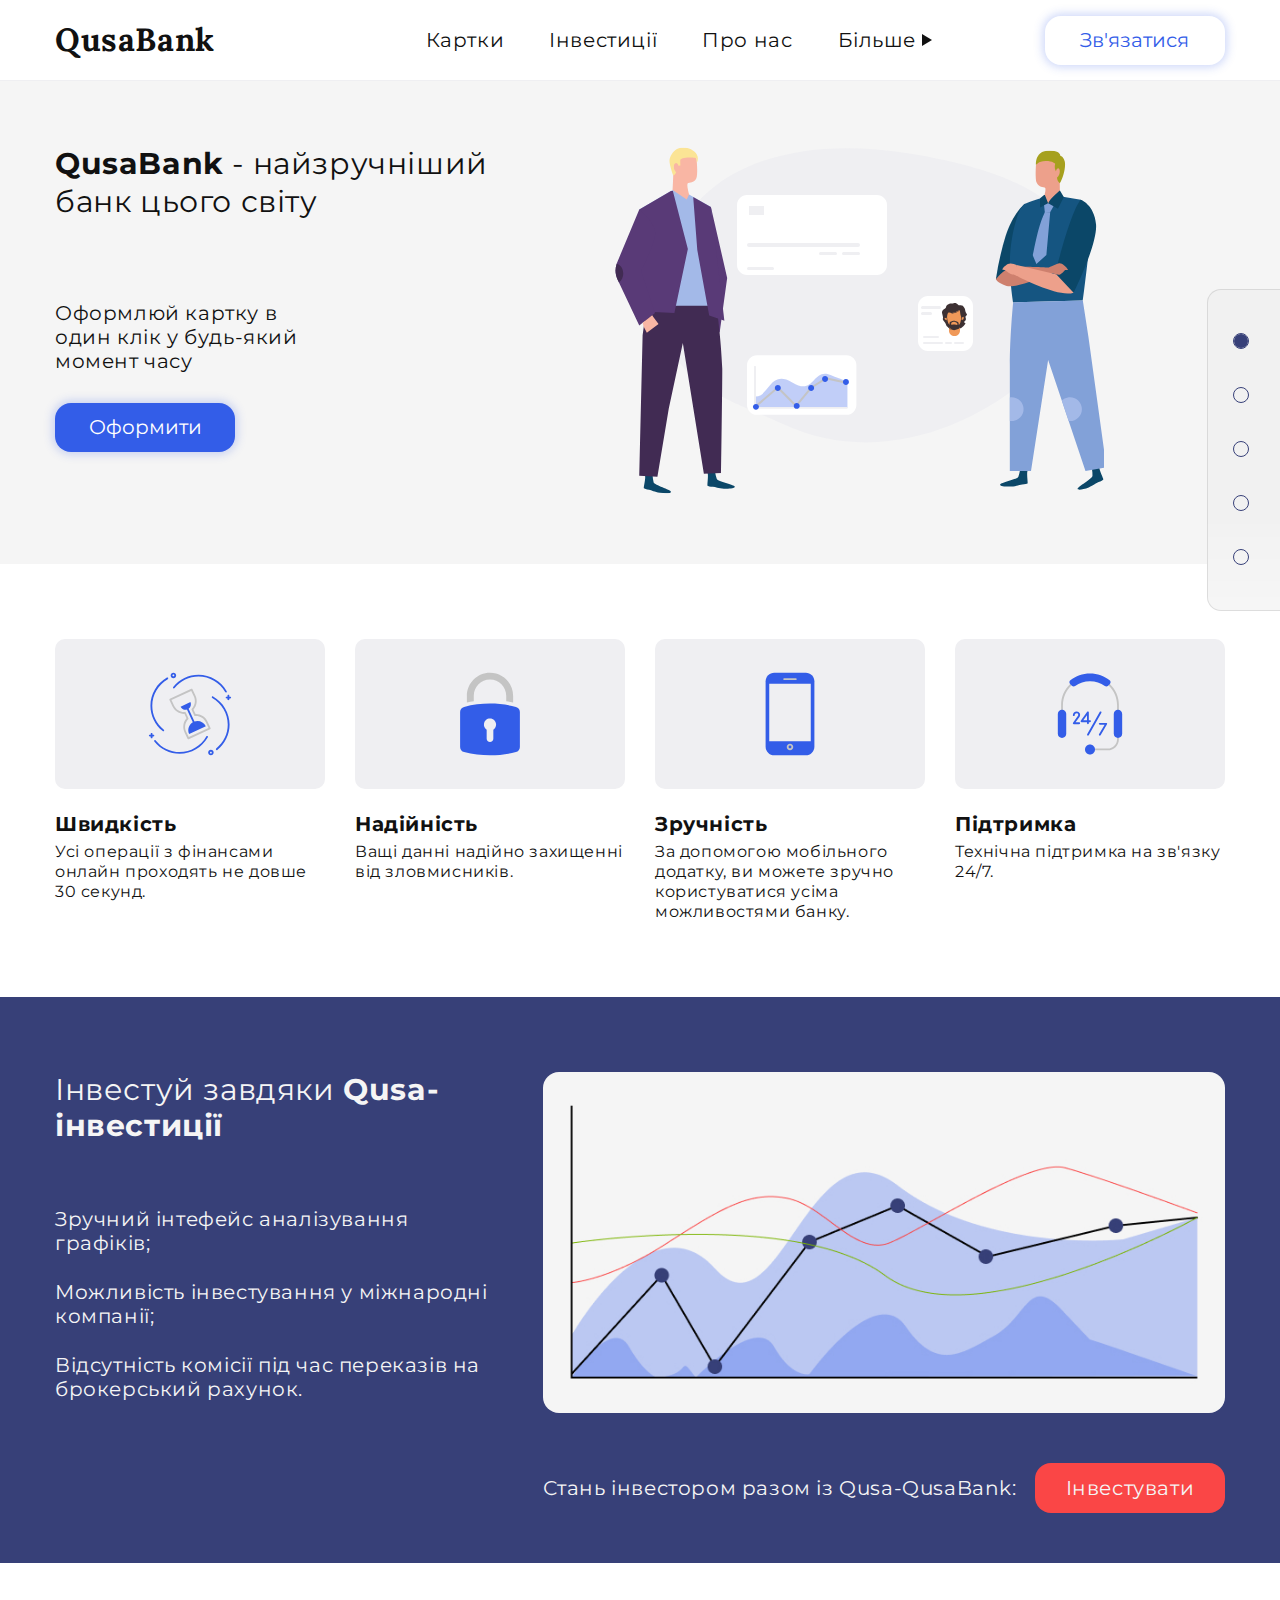
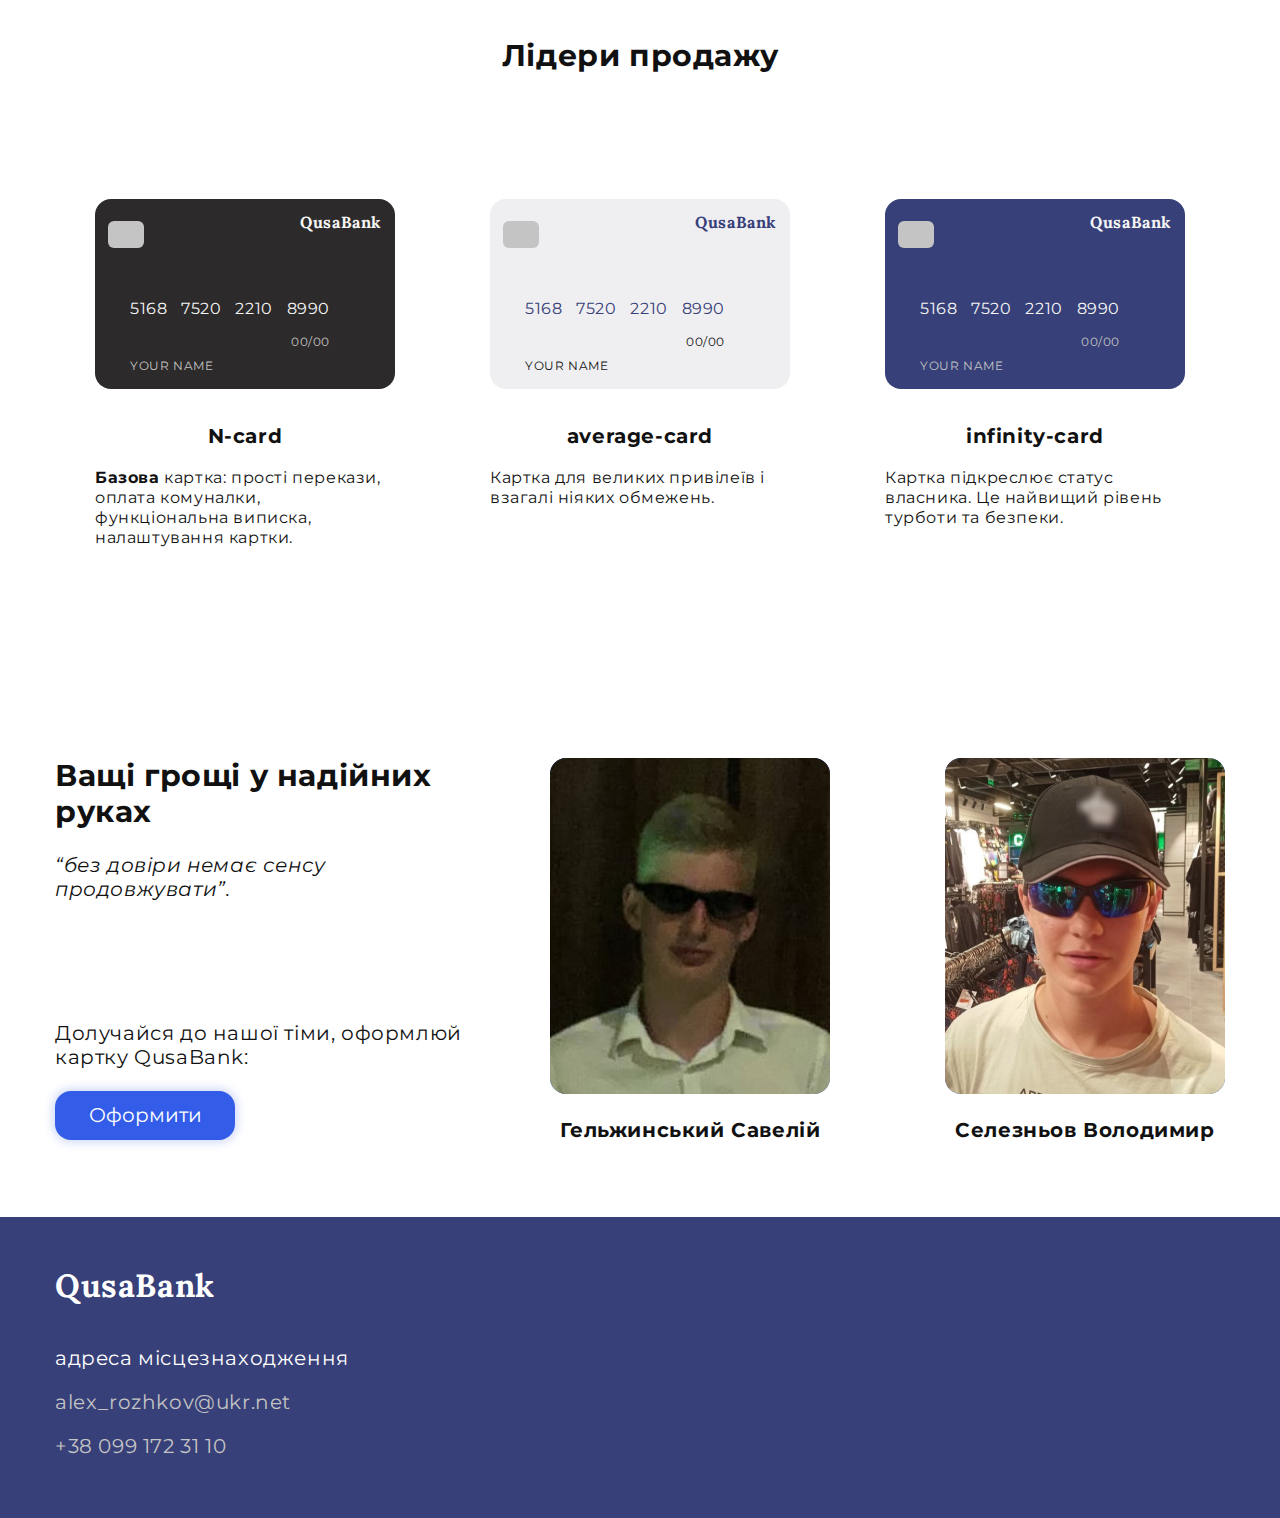
<file: index.html>
<!DOCTYPE html>
<html lang="uk">
<head>
  <meta charset="UTF-8" />
  <meta http-equiv="X-UA-Compatible" content="IE=edge" />
  <meta name="viewport" content="width=device-width, initial-scale=1.0" />
  <title>QusuBank - Головна</title>
  <link rel="icon" type="image/x-icon" href="./images/jpg,png/favicon.svg">
  <link rel="preconnect" href="https://fonts.googleapis.com" />
  <link rel="preconnect" href="https://fonts.gstatic.com" crossorigin />
  <link
    href="https://fonts.googleapis.com/css2?family=Lora:wght@700&family=Montserrat:ital,wght@0,400;0,500;0,700;1,400&display=swap"
    rel="stylesheet" />
  <link rel="stylesheet"
    href="https://cdnjs.cloudflare.com/ajax/libs/modern-normalize/1.1.0/modern-normalize.min.css" />
  <link rel="stylesheet" href="./css/main.min.css" />
</head>
<body>
  <header class="header">
    <div class="header__container container">
      <a href="./index.html" lang="en" class="logo link">QusaBank</a>
      <nav>
        <ul class="menu list">
          <li class="menu__item">
            <a href="./cards.html" class="menu__link_inactive menu__link link">Картки</a>
          </li>
          <li class="menu__item">
            <a href="./investing.html" class="menu__link_inactive menu__link link">Інвестиції</a>
          </li>
          <li class="menu__item">
            <a href="./about.html" class="menu__link_inactive menu__link link">Про нас</a>
          </li>
          <li class="menu__item_more menu__link_more link">
            <span class="menu__span_more">
              Більше
              <svg class="menu__svg_more" width="12" height="12">
                <polygon points="0,0 10,6 0,12" />
              </svg>
            </span>
            <aside class="is-hidden menu_min">
              <ul class="list">
                <li><a href="./investing.html" class="menu__link_min menu__link link">Розділ 1</a>
                <li><a href="./investing.html" class="menu__link_min menu__link link">Розділ 2</a>
                <li><a href="./investing.html" class="menu__link_min menu__link link">Розділ 3</a>
                <li><a href="./investing.html" class="menu__link_min menu__link link">Розділ 4</a>
              </ul>
            </aside>
          </li>
        </ul>
      </nav>
      <button contatct-modal-open type="button" class="main-button">Зв'язатися</button>
          <div contatct-modal class="back-drop is-hidden">
            <div class="modal">
              <p class="modal__title">Залишіть свої дані, ми вам відповімо:</p>
              <button class="modal__button_close" contatct-modal-close type="button">
                <svg class="modal__button_svg" height="18px" width="18px">
                  <use href="./images/sprite.svg#icon-close"></use>
                </svg>
              </button>
              <form>
                <label class="modal__label">
                  <span class="modal__text">Ім'я</span>
                  <span class="modal__contact">
                    <input class="modal__field" required name="user-name" type="text" />
                    <svg class="modal__svg" width="13.6" height="13.6">
                      <use href="./images/sprite.svg#user-form-logo"></use>
                    </svg>
                  </span>
                </label>
                <label class="modal__label">
                  <span class="modal__text">Телефон</span>
                  <span class="modal__contact">
                    <input class="modal__field" required name="user-tel" type="tel" />
                    <svg class="modal__svg" width="14.7" height="14.7">
                      <use href="./images/sprite.svg#tel-form-logo"></use>
                    </svg>
                  </span>
                </label>
                <label class="modal__label_text-area modal__label">
                  <span class="modal__text">Ваше питання (необов'язково)</span>
                  <textarea class="modal__label_contact-area modal__field" name="user-comment"
                    placeholder="Введіть текст"></textarea>
                </label>
                <button class="order-button main-button" type="submit">Отправить</button>
              </form>
            </div>
          </div>
    </div>
  </header>
  <main>
    <section class="navigation">
      <ul class="navigation__list list">
        <li class="navigation__item">
          <a href="#hero" class="navigation__link_active navigation__link link">
            <svg class="navigation__svg" width="16" height="16">
              <circle r="8" cx="50%" cy="50%" />
            </svg>
            <span class="navigation__name">Головна</span></a></li>
        <li class="navigation__item"><a href="#advantages" class="navigation__link link"><svg class="navigation__svg"
              width="16" height="16">
              <circle r="8" cx="50%" cy="50%" />
            </svg><span class="navigation__name">Переваги</span></a></li>
        <li class="navigation__item"><a href="#investing" class="navigation__link link"><svg class="navigation__svg"
              width="16" height="16">
              <circle r="8" cx="50%" cy="50%" />
            </svg><span class="navigation__name">Інвестиції</span></a></li>
        <li class="navigation__item"><a href="#cards" class="navigation__link link"><svg class="navigation__svg"
              width="16" height="16">
              <circle r="8" cx="50%" cy="50%" />
            </svg><span class="navigation__name">Картки</span></a></li>
        <li class="navigation__item"><a href="#about" class="navigation__link link"><svg class="navigation__svg"
              width="16" height="16">
              <circle r="8" cx="50%" cy="50%" />
            </svg><span class="navigation__name">Власники</span></a></li>
      </ul>
    </section>
    <section class="hero section" id="hero">
      <div class="hero__container container">
        <div class="hero__text">
          <h1 class="main-title">
            <strong lang="en">QusaBank</strong> - найзручніший банк цього світу
          </h1>
          <p class="hero__text_order">Оформлюй картку в один клік у будь-який момент часу</p>
          <button data-modal-open type="button" class="order-button main-button">Оформити</button>
          <div data-modal class="back-drop is-hidden">
            <div class="modal">
              <p class="modal__title">Залишіть свої дані, ми вам відповімо:</p>
              <button class="modal__button_close" data-modal-close type="button">
                <svg class="modal__button_svg" height="18px" width="18px">
                  <use href="./images/sprite.svg#icon-close"></use>
                </svg>
              </button>
              <form>
                <label class="modal__label">
                  <span class="modal__text">Ім'я</span>
                  <span class="modal__contact">
                    <input class="modal__field" required name="user-name" type="text" />
                    <svg class="modal__svg" width="13.6" height="13.6">
                      <use href="./images/sprite.svg#user-form-logo"></use>
                    </svg>
                  </span>
                </label>
                <label class="modal__label">
                  <span class="modal__text">Телефон</span>
                  <span class="modal__contact">
                    <input class="modal__field" required name="user-tel" type="tel" />
                    <svg class="modal__svg" width="14.7" height="14.7">
                      <use href="./images/sprite.svg#tel-form-logo"></use>
                    </svg>
                  </span>
                </label>
                <label class="modal__label">
                  <span class="modal__text">Пошта</span>
                  <span class="modal__contact">
                    <input class="modal__field" required name="user-email" type="email" />
                    <svg class="modal__svg" width="17" height="13.6">
                      <use href="./images/sprite.svg#email-form-logo"></use>
                    </svg>
                  </span>
                </label>
                <label class="modal__label">
                  <span class="modal__text">Тип картки</span>
                  <span class="modal__contact">
                    <input class="modal__field" required name="user-card" />
                    <svg class="modal__svg" width="17" height="13.6">
                      <use href="./images/sprite.svg#card-form-logo"></use>
                    </svg>
                  </span>
                </label>
                <label class="modal__label_text-area modal__label">
                  <span class="modal__text">Коментар</span>
                  <textarea class="modal__label_contact-area modal__field" name="user-comment"
                    placeholder="Введіть текст"></textarea>
                </label>
                <button class="order-button main-button" type="submit">Отправить</button>
              </form>
            </div>
          </div>
        </div>
        <div class="hero__container_svg">
          <svg class="hero__svg_blop" width="415" height="300">
            <use href="./images/sprite.svg#blop-hero"></use>
          </svg>
          <a class="hero1 hero__svg_owners hero__svg link" href="https://github.com/Geljinskiy"
            rel="noopener noreferrer nofollow" target="_blank">
            <svg width="120" height="346">
              <use href="./images/sprite.svg#hero1"></use>
            </svg>
          </a>
          <a class="hero2 hero__svg_owners hero__svg link" href="https://github.com/Poison2300"
            rel="noopener noreferrer nofollow" target="_blank">
            <svg width="110" height="340">
              <use href="./images/sprite.svg#hero2"></use>
            </svg>
          </a>
          <a class="hero__svg_card hero__svg link" href="./cards.html">
            <svg width="150" height="80">
              <use href="./images/sprite.svg#card"></use>
            </svg>
          </a>
          <button data-modal-open type="button" class="hero__svg_id-card hero__svg link">
            <svg width="55" height="55">
              <use href="./images/sprite.svg#id-card"></use>
            </svg>
          </button>
          <a class="hero__svg_graphic hero__svg link" href="./investing.html">
            <svg width="110" height="60">
              <use href="./images/sprite.svg#graphic-hero"></use>
            </svg>
          </a>
        </div>
      </div>
    </section>
    <section class="advantages section" id="advantages">
      <div class="container">
        <h2 class="visually-hidden">Переваги</h2>
        <!--Має бути схованним-->
        <ul class="advantages__list card-set list">
          <li class="advantages__item card-set__item">
            <div class="advantages__img">
              <svg width="84">
                <use href="./images/sprite.svg#time"></use>
              </svg>
            </div>
            <h3 class="advantages__subtitle subtitle">Швидкість</h3>
            <p class="p_small">
              Усі операції з фінансами онлайн проходять не довше 30 секунд.
            </p>
          </li>
          <li class="advantages__item card-set__item">
            <div class="advantages__img">
              <svg width="84">
                <use href="./images/sprite.svg#lock"></use>
              </svg>
            </div>
            <h3 class="advantages__subtitle subtitle">Надійність</h3>
            <p class="p_small">Ващі данні надійно захищенні від зловмисників.</p>
          </li>
          <li class="advantages__item card-set__item">
            <div class="advantages__img">
              <svg width="84">
                <use href="./images/sprite.svg#phone"></use>
              </svg>
            </div>
            <h3 class="advantages__subtitle subtitle">Зручність</h3>
            <p class="p_small">
              За допомогою мобільного додатку, ви можете зручно користуватися
              усіма можливостями банку.
            </p>
          </li>
          <li class="advantages__item card-set__item">
            <div class="advantages__img">
              <svg width="84"">
                  <use href=" ./images/sprite.svg#headphones"> </use> </svg> </div> <h3
                class="advantages__subtitle subtitle">Підтримка</h3>
                <p class="p_small">Технічна підтримка на зв'язку 24/7.</p>
          </li>
        </ul>
      </div>
    </section>
    <section class="investing_main section" id="investing">
      <div class="investing__container_main container">
          <h2 class="investing__title_main title">
            Інвестуй завдяки <strong><span lang="en">Qusa</span>-інвестиції</strong>
          </h2>
          <ul class="list investing__list_main">
            <li class="investing__item_main">Зручний інтефейс аналізування графіків;</li>
            <li class="investing__item_main">Можливість інвестування у міжнародні компанії;</li>
            <li class="investing__item_main">
              Відсутність комісії під час переказів на брокерський рахунок.
            </li>
          </ul>
            <img class="graphic__img_main" width="750" src="./images/jpg,png/graphic.jpg" alt="графік">
            <div class="investing__join_main">
              <p class="investing__text_join">Стань інвестором разом із <span lang="en">Qusa-QusaBank</span>:</p>
              <a href="./investing.html" class="investing__link_join link">Інвестувати</a>
            </div>
      </div>
    </section>
    <section class="cards section" id="cards">
      <div class="container">
        <h2 class="cards__title_main title">Лідери продажу</h2>
        <ul class="card-set list">
          <li class="card-set__item">
            <a href="./cards.html" class="cards__link link">
              <div class="card">
                <svg width="300" height="190">
                  <rect width="300" height="190" fill="#2C2A2A" rx="16" />
                  <rect width="36" height="27" x="13" y="22" fill="#C4C4C4" rx="6" />
                </svg>
                <p class="card-b-name n-card-main-color card-p">QusaBank</p>
                <p class="card-number n-card-main-color card-p">
                  5168&nbsp;&nbsp;&nbsp;7520&nbsp;&nbsp;&nbsp;2210&nbsp;&nbsp;&nbsp;8990</p>
                <p class="card-term n-card-secondary-color card-p">00/00</p>
                <p class="card-owner-name n-card-secondary-color card-p">YOUR NAME</p>
              </div>
              <h3 lang="en" class="cards-main-name subtitle">N-card</h3>
              <p class="p_small">
                <b>Базова</b> картка: прості перекази, оплата комуналки,
                функціональна виписка, налаштування картки.
              </p>
            </a>
          </li>
          <li class="card-set__item">
            <a href="./cards.html" class="cards__link link">
              <div class="card">
                <svg width="300" height="190">
                  <rect width="300" height="190" fill="#EFEFF2" rx="16" />
                  <rect width="36" height="27" x="13" y="22" fill="#C4C4C4" rx="6" />
                </svg>
                <p class="card-b-name average-card-main-color card-p">QusaBank</p>
                <p class="card-number average-card-main-color card-p">
                  5168&nbsp;&nbsp;&nbsp;7520&nbsp;&nbsp;&nbsp;2210&nbsp;&nbsp;&nbsp;8990</p>
                <p class="card-term average-card-secondary-color card-p">00/00</p>
                <p class="card-owner-name average-card-secondary-color card-p">YOUR NAME</p>
              </div>
              <h3 lang="en" class="cards-main-name subtitle">average-card</h3>
              <p class="p_small">Картка для великих привілеїв і взагалі ніяких обмежень.</p>
            </a>
          </li>
          <li class="card-set__item">
            <a href="./cards.html" class="cards__link link">
              <div class="card">
                <svg width="300" height="190">
                  <rect width="300" height="190" fill="#374078" rx="16" />
                  <rect width="36" height="27" x="13" y="22" fill="#C4C4C4" rx="6" />
                </svg>
                <p class="card-b-name infinity-card-main-color card-p">QusaBank</p>
                <p class="card-number infinity-card-main-color card-p">
                  5168&nbsp;&nbsp;&nbsp;7520&nbsp;&nbsp;&nbsp;2210&nbsp;&nbsp;&nbsp;8990</p>
                <p class="card-term infinity-card-secondary-color card-p">00/00</p>
                <p class="card-owner-name infinity-card-secondary-color card-p">YOUR NAME</p>
              </div>
              <h3 lang="en" class="cards-main-name subtitle">infinity-card</h3>
              <p class="p_small">
                Картка підкреслює статус власника. Це найвищий рівень турботи та
                безпеки.
              </p>
            </a>
          </li>
        </ul>
      </div>
    </section>
    <section class="about_main section" id="about">
      <div class="about__container_main container">
        <div class="about__text_main">
          <h2 class="about__title_main title">Ващі грощі у надійних руках</h2>
          <q class="about__cite_main">“без довіри немає сенсу продовжувати”.</q>
          <p class="about__text_join">Долучайся до нашої тіми, оформлюй картку <span lang="en">QusaBank</span>:</p>
          <button data-modal-open type="button" class="order-button main-button">Оформити</button>
        </div>
        <ul class="owners__list_main list">
          <li class="owners__item_main">
            <a class="owners__link_gh link" href="https://github.com/Geljinskiy" rel="noopener noreferrer nofollow"
              target="_blank">
              <div class="staff_main">
                <img class="staff__photo_main" src="./images/jpg,png/geljinskiy.jpg"
                  alt="Гельжинський - співвласник банку QusaBank" width="280" />
                <div class="owners__description">
                  <p class="owners__description_part">
                    Засновник та співвласник банку “<span lang="en">QusaBank</span>”.
                  </p>
                  <p class="owners__description_part">17 місце в
                    українському списку “Форбс”.
                  </p>
                </div>
              </div>
              <h3 class="owners__name_main subtitle">Гельжинський Савелій</h3>
            </a>
          </li>
          <li class="owners__item_main">
            <a class="owners__link_gh link" href="https://github.com/Poison2300" rel="noopener noreferrer nofollow"
              target="_blank">
              <div class="staff_main">
                <img class="staff__photo_main" src="./images/jpg,png/seleznev.jpg"
                  alt="Селезньов - співвласник банку QusaBank" width="280" />
                <div class="owners__description">
                  <p class="owners__description_part">
                    Засновник та співвласник банку “<span lang="en">QusaBank</span>”.
                  </p>
                  <p class="owners__description_part">19 місце в
                    українському списку “Форбс”.
                  </p>
                </div>
              </div>
              <h3 class="owners__name_main subtitle">Селезньов Володимир</h3>
            </a>
          </li>
        </ul>
      </div>
    </section>
  </main>
  <footer class="footer">
    <div class="container">
      <a href="" lang="en" class="logo_footer logo link">QusaBank</a>
      <address>
        <div class="footer__address">
          <a class="footer__link_opaque footer__link link" href="https://goo.gl/maps/NCCSErjgZUdGbSYT9"
            rel="noopener noreferrer nofollow" target="_blank">адреса місцезнаходження</a>
          <ul class="list">
            <li>
              <a lang="en" href="mailto:alex_rozhkov@ukr.net" class="footer__link link">alex_rozhkov@ukr.net</a>
            </li>
            <li>
              <a href="tel:+380991723110" class="footer__link link">+38 099 172 31 10</a>
            </li>
          </ul>
        </div>
      </address>
    </div>
  </footer>
  <script src="./js/scrollBar.js"></script>
  <script src="./js/modal.js"></script>
</body>

</html>
</file>
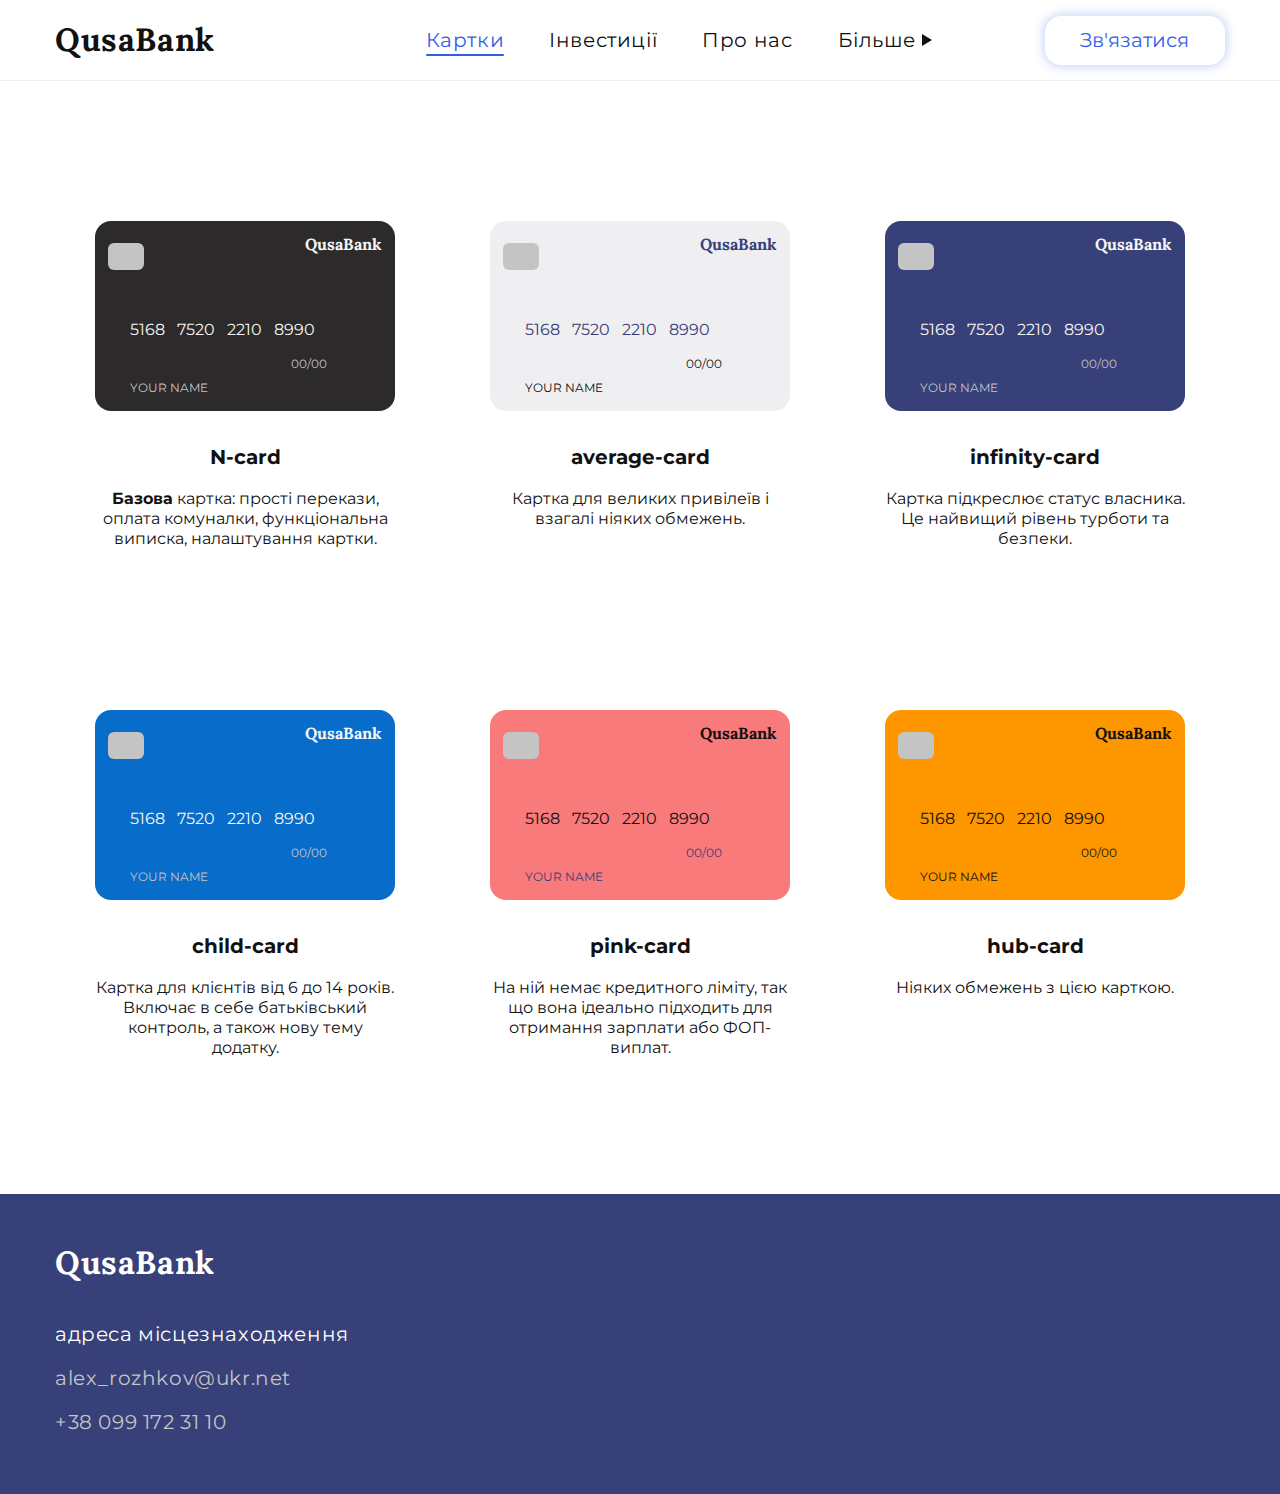
<file: cards.html>
<!DOCTYPE html>
<html lang="uk">
  <head>
    <meta charset="UTF-8" />
    <meta http-equiv="X-UA-Compatible" content="IE=edge" />
    <meta name="viewport" content="width=device-width, initial-scale=1.0" />
    <title>Картки</title>
    <link rel="icon" type="image/x-icon" href="./images/jpg,png/favicon.svg" />
    <link rel="preconnect" href="https://fonts.googleapis.com" />
    <link rel="preconnect" href="https://fonts.gstatic.com" crossorigin />
    <link
      href="https://fonts.googleapis.com/css2?family=Lora:wght@700&family=Montserrat:ital,wght@0,400;0,500;0,700;1,400&display=swap"
      rel="stylesheet"
    />
    <link
      rel="stylesheet"
      href="https://cdnjs.cloudflare.com/ajax/libs/modern-normalize/1.1.0/modern-normalize.min.css"
    />
    <link rel="stylesheet" href="./css/main.min.css" />
  </head>
  <body>
    <header class="header">
      <div class="header__container container">
        <a href="./index.html" lang="en" class="logo link">QusaBank</a>
        <nav>
          <ul class="menu list">
            <li class="menu__item">
              <a href="./cards.html" class="menu__link_active menu__link link"
                >Картки</a
              >
            </li>
            <li class="menu__item">
              <a
                href="./investing.html"
                class="menu__link_inactive menu__link link"
                >Інвестиції</a
              >
            </li>
            <li class="menu__item">
              <a href="./about.html" class="menu__link_inactive menu__link link"
                >Про нас</a
              >
            </li>
            <li class="menu__item_more menu__link_more link">
              <span class="menu__span_more">
                Більше
                <svg class="menu__svg_more" width="12" height="12">
                  <polygon points="0,0 10,6 0,12" />
                </svg>
              </span>
              <aside class="is-hidden menu_min">
                <ul class="list">
                  <li>
                    <a
                      href="./investing.html"
                      class="menu__link_min menu__link link"
                      >Розділ 1</a
                    >
                  </li>
                  <li>
                    <a
                      href="./investing.html"
                      class="menu__link_min menu__link link"
                      >Розділ 2</a
                    >
                  </li>
                  <li>
                    <a
                      href="./investing.html"
                      class="menu__link_min menu__link link"
                      >Розділ 3</a
                    >
                  </li>
                  <li>
                    <a
                      href="./investing.html"
                      class="menu__link_min menu__link link"
                      >Розділ 4</a
                    >
                  </li>
                </ul>
              </aside>
            </li>
          </ul>
        </nav>
        <button contatct-modal-open type="button" class="main-button">
          Зв'язатися
        </button>
        <div contatct-modal class="back-drop is-hidden">
          <div class="modal">
            <p class="modal__title">Залишіть свої дані, ми вам відповімо:</p>
            <button
              class="modal__button_close"
              contatct-modal-close
              type="button"
            >
              <svg class="modal__button_svg" height="18px" width="18px">
                <use href="./images/sprite.svg#icon-close"></use>
              </svg>
            </button>
            <form>
              <label class="modal__label">
                <span class="modal__text">Ім'я</span>
                <span class="modal__contact">
                  <input
                    class="modal__field"
                    required
                    name="user-name"
                    type="text"
                  />
                  <svg class="modal__svg" width="13.6" height="13.6">
                    <use href="./images/sprite.svg#user-form-logo"></use>
                  </svg>
                </span>
              </label>
              <label class="modal__label">
                <span class="modal__text">Телефон</span>
                <span class="modal__contact">
                  <input
                    class="modal__field"
                    required
                    name="user-tel"
                    type="tel"
                  />
                  <svg class="modal__svg" width="14.7" height="14.7">
                    <use href="./images/sprite.svg#tel-form-logo"></use>
                  </svg>
                </span>
              </label>
              <label class="modal__label_text-area modal__label">
                <span class="modal__text">Ваше питання (необов'язково)</span>
                <textarea
                  class="modal__label_contact-area modal__field"
                  name="user-comment"
                  placeholder="Введіть текст"
                ></textarea>
              </label>
              <button class="order-button main-button" type="submit">
                Отправить
              </button>
            </form>
          </div>
        </div>
      </div>
    </header>
    <main>
      <section class="cards">
        <div class="container">
          <h2 class="visually-hidden">Картки та тарифи</h2>
          <ul class="card-set list">
            <li class="card-set__item">
              <button data-modal-open class="cards__button cards__link link">
                <div class="card">
                  <svg width="300" height="190">
                    <rect width="300" height="190" fill="#2C2A2A" rx="16" />
                    <rect
                      width="36"
                      height="27"
                      x="13"
                      y="22"
                      fill="#C4C4C4"
                      rx="6"
                    />
                  </svg>
                  <p class="card-b-name n-card-main-color card-p">QusaBank</p>
                  <p class="card-number n-card-main-color card-p">
                    5168&nbsp;&nbsp;&nbsp;7520&nbsp;&nbsp;&nbsp;2210&nbsp;&nbsp;&nbsp;8990
                  </p>
                  <p class="card-term n-card-secondary-color card-p">00/00</p>
                  <p class="card-owner-name n-card-secondary-color card-p">
                    YOUR NAME
                  </p>
                </div>
                <h3 lang="en" class="cards-main-name subtitle">N-card</h3>
                <p class="p_small">
                  <b>Базова</b> картка: прості перекази, оплата комуналки,
                  функціональна виписка, налаштування картки.
                </p>
              </button>
              <div data-modal class="back-drop is-hidden">
                <div class="modal">
                  <p class="modal__title">
                    Залишіть свої дані, ми вам відповімо:
                  </p>
                  <button
                    class="modal__button_close"
                    data-modal-close
                    type="button"
                  >
                    <svg class="modal__button_svg" height="18px" width="18px">
                      <use href="./images/sprite.svg#icon-close"></use>
                    </svg>
                  </button>
                  <form>
                    <label class="modal__label">
                      <span class="modal__text">Ім'я</span>
                      <span class="modal__contact">
                        <input
                          class="modal__field"
                          required
                          name="user-name"
                          type="text"
                        />
                        <svg class="modal__svg" width="13.6" height="13.6">
                          <use href="./images/sprite.svg#user-form-logo"></use>
                        </svg>
                      </span>
                    </label>
                    <label class="modal__label">
                      <span class="modal__text">Телефон</span>
                      <span class="modal__contact">
                        <input
                          class="modal__field"
                          required
                          name="user-tel"
                          type="tel"
                        />
                        <svg class="modal__svg" width="14.7" height="14.7">
                          <use href="./images/sprite.svg#tel-form-logo"></use>
                        </svg>
                      </span>
                    </label>
                    <label class="modal__label">
                      <span class="modal__text">Пошта</span>
                      <span class="modal__contact">
                        <input
                          class="modal__field"
                          required
                          name="user-email"
                          type="email"
                        />
                        <svg class="modal__svg" width="17" height="13.6">
                          <use href="./images/sprite.svg#email-form-logo"></use>
                        </svg>
                      </span>
                    </label>
                    <label class="modal__label">
                      <span class="modal__text">Тип картки</span>
                      <span class="modal__contact">
                        <input class="modal__field" required name="user-card" />
                        <svg class="modal__svg" width="17" height="13.6">
                          <use href="./images/sprite.svg#card-form-logo"></use>
                        </svg>
                      </span>
                    </label>
                    <label class="modal__label_text-area modal__label">
                      <span class="modal__text">Коментар</span>
                      <textarea
                        class="modal__label_contact-area modal__field"
                        name="user-comment"
                        placeholder="Введіть текст"
                      ></textarea>
                    </label>
                    <button class="order-button main-button" type="submit">
                      Отправить
                    </button>
                  </form>
                </div>
              </div>
            </li>
            <li class="card-set__item">
              <button data-modal-open class="cards__button cards__link link">
                <div class="card">
                  <svg width="300" height="190">
                    <rect width="300" height="190" fill="#EFEFF2" rx="16" />
                    <rect
                      width="36"
                      height="27"
                      x="13"
                      y="22"
                      fill="#C4C4C4"
                      rx="6"
                    />
                  </svg>
                  <p class="card-b-name average-card-main-color card-p">
                    QusaBank
                  </p>
                  <p class="card-number average-card-main-color card-p">
                    5168&nbsp;&nbsp;&nbsp;7520&nbsp;&nbsp;&nbsp;2210&nbsp;&nbsp;&nbsp;8990
                  </p>
                  <p class="card-term average-card-secondary-color card-p">
                    00/00
                  </p>
                  <p
                    class="card-owner-name average-card-secondary-color card-p"
                  >
                    YOUR NAME
                  </p>
                </div>
                <h3 lang="en" class="cards-main-name subtitle">average-card</h3>
                <p class="p_small">
                  Картка для великих привілеїв і взагалі ніяких обмежень.
                </p>
              </button>
            </li>
            <li class="card-set__item">
              <button data-modal-open class="cards__button cards__link link">
                <div class="card">
                  <svg width="300" height="190">
                    <rect width="300" height="190" fill="#374078" rx="16" />
                    <rect
                      width="36"
                      height="27"
                      x="13"
                      y="22"
                      fill="#C4C4C4"
                      rx="6"
                    />
                  </svg>
                  <p class="card-b-name infinity-card-main-color card-p">
                    QusaBank
                  </p>
                  <p class="card-number infinity-card-main-color card-p">
                    5168&nbsp;&nbsp;&nbsp;7520&nbsp;&nbsp;&nbsp;2210&nbsp;&nbsp;&nbsp;8990
                  </p>
                  <p class="card-term infinity-card-secondary-color card-p">
                    00/00
                  </p>
                  <p
                    class="card-owner-name infinity-card-secondary-color card-p"
                  >
                    YOUR NAME
                  </p>
                </div>
                <h3 lang="en" class="cards-main-name subtitle">
                  infinity-card
                </h3>
                <p class="p_small">
                  Картка підкреслює статус власника. Це найвищий рівень турботи
                  та безпеки.
                </p>
              </button>
            </li>
            <li class="card-set__item">
              <button data-modal-open class="cards__button cards__link link">
                <div class="card">
                  <svg width="300" height="190">
                    <rect width="300" height="190" fill="#086DCA" rx="16" />
                    <rect
                      width="36"
                      height="27"
                      x="13"
                      y="22"
                      fill="#C4C4C4"
                      rx="6"
                    />
                  </svg>
                  <p class="card-b-name child-card-main-color card-p">
                    QusaBank
                  </p>
                  <p class="card-number child-card-main-color card-p">
                    5168&nbsp;&nbsp;&nbsp;7520&nbsp;&nbsp;&nbsp;2210&nbsp;&nbsp;&nbsp;8990
                  </p>
                  <p class="card-term child-card-secondary-color card-p">
                    00/00
                  </p>
                  <p class="card-owner-name child-card-secondary-color card-p">
                    YOUR NAME
                  </p>
                </div>
                <h3 lang="en" class="cards-main-name subtitle">child-card</h3>
                <p class="p_small">
                  Картка для клієнтів від 6 до 14 років. Включає в себе
                  батьківський контроль, а також нову тему додатку.
                </p>
              </button>
            </li>
            <li class="card-set__item">
              <button data-modal-open class="cards__button cards__link link">
                <div class="card">
                  <svg width="300" height="190">
                    <rect width="300" height="190" fill="#F97A7A" rx="16" />
                    <rect
                      width="36"
                      height="27"
                      x="13"
                      y="22"
                      fill="#C4C4C4"
                      rx="6"
                    />
                  </svg>
                  <p class="card-b-name pink-card-main-color card-p">
                    QusaBank
                  </p>
                  <p class="card-number pink-card-main-color card-p">
                    5168&nbsp;&nbsp;&nbsp;7520&nbsp;&nbsp;&nbsp;2210&nbsp;&nbsp;&nbsp;8990
                  </p>
                  <p class="card-term pink-card-secondary-color card-p">
                    00/00
                  </p>
                  <p class="card-owner-name pink-card-secondary-color card-p">
                    YOUR NAME
                  </p>
                </div>
                <h3 lang="en" class="cards-main-name subtitle">pink-card</h3>
                <p class="p_small">
                  На ній немає кредитного ліміту, так що вона ідеально підходить
                  для отримання зарплати або ФОП-виплат.
                </p>
              </button>
            </li>
            <li class="card-set__item">
              <button data-modal-open class="cards__button cards__link link">
                <div class="card">
                  <svg width="300" height="190">
                    <rect width="300" height="190" fill="#FE9600" rx="16" />
                    <rect
                      width="36"
                      height="27"
                      x="13"
                      y="22"
                      fill="#C4C4C4"
                      rx="6"
                    />
                  </svg>
                  <p class="card-b-name hub-card-main-color card-p">QusaBank</p>
                  <p class="card-number hub-card-main-color card-p">
                    5168&nbsp;&nbsp;&nbsp;7520&nbsp;&nbsp;&nbsp;2210&nbsp;&nbsp;&nbsp;8990
                  </p>
                  <p class="card-term hub-card-secondary-color card-p">00/00</p>
                  <p class="card-owner-name hub-card-secondary-color card-p">
                    YOUR NAME
                  </p>
                </div>
                <h3 lang="en" class="cards-main-name subtitle">hub-card</h3>
                <p class="p_small">Ніяких обмежень з цією карткою.</p>
              </button>
            </li>
          </ul>
        </div>
      </section>
    </main>
    <footer class="footer">
      <div class="container">
        <a href="" lang="en" class="logo_footer logo link">QusaBank</a>
        <address>
          <div class="footer__address">
            <a
              class="footer__link_opaque footer__link link"
              href="https://goo.gl/maps/NCCSErjgZUdGbSYT9"
              rel="noopener noreferrer nofollow"
              target="_blank"
              >адреса місцезнаходження</a
            >
            <ul class="list">
              <li>
                <a
                  lang="en"
                  href="mailto:alex_rozhkov@ukr.net"
                  class="footer__link link"
                  >alex_rozhkov@ukr.net</a
                >
              </li>
              <li>
                <a href="tel:+380991723110" class="footer__link link"
                  >+38 099 172 31 10</a
                >
              </li>
            </ul>
          </div>
        </address>
      </div>
    </footer>
    <script src="./js/modal.js"></script>
  </body>
</html>
</file>
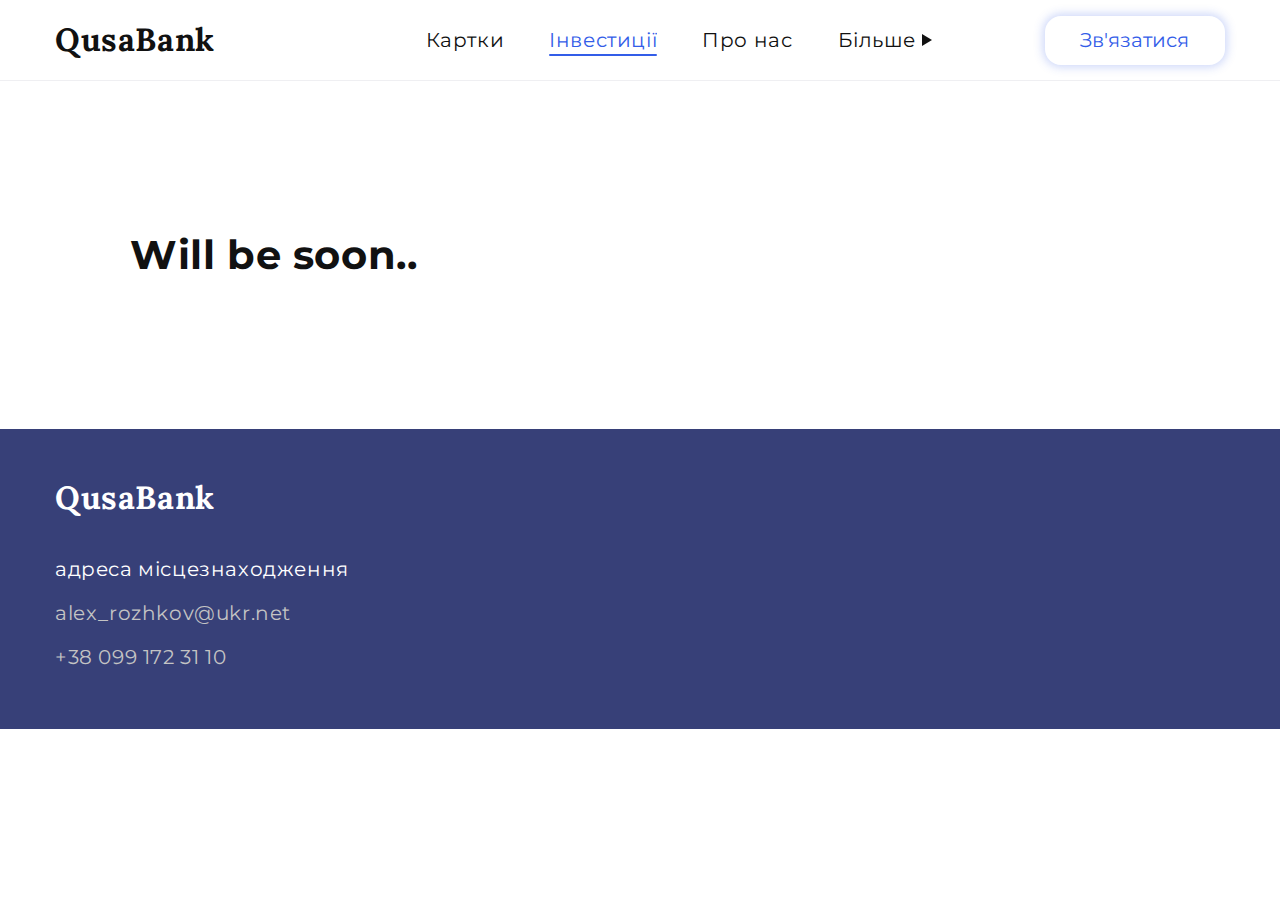
<file: investing.html>
<!DOCTYPE html>
<html lang="uk">
  <head>
    <meta charset="UTF-8" />
    <meta http-equiv="X-UA-Compatible" content="IE=edge" />
    <meta name="viewport" content="width=device-width, initial-scale=1.0" />
    <title>Інвестиції</title>
    <link rel="icon" type="image/x-icon" href="./images/jpg,png/favicon.svg" />
    <link rel="preconnect" href="https://fonts.googleapis.com" />
    <link rel="preconnect" href="https://fonts.gstatic.com" crossorigin />
    <link
      href="https://fonts.googleapis.com/css2?family=Lora:wght@700&family=Montserrat:ital,wght@0,400;0,500;0,700;1,400&display=swap"
      rel="stylesheet"
    />
    <link
      rel="stylesheet"
      href="https://cdnjs.cloudflare.com/ajax/libs/modern-normalize/1.1.0/modern-normalize.min.css"
    />
    <link rel="stylesheet" href="./css/main.min.css" />
  </head>
  <body class="investing__body">
    <header class="header">
      <div class="header__container container">
        <a href="./index.html" lang="en" class="logo link">QusaBank</a>
        <nav>
          <ul class="menu list">
            <li class="menu__item">
              <a href="./cards.html" class="menu__link_inactive menu__link link"
                >Картки</a
              >
            </li>
            <li class="menu__item">
              <a
                href="./investing.html"
                class="menu__link_active menu__link link"
                >Інвестиції</a
              >
            </li>
            <li class="menu__item">
              <a href="./about.html" class="menu__link_inactive menu__link link"
                >Про нас</a
              >
            </li>
            <li class="menu__item_more menu__link_more link">
              <span class="menu__span_more">
                Більше
                <svg class="menu__svg_more" width="12" height="12">
                  <polygon points="0,0 10,6 0,12" />
                </svg>
              </span>
              <aside class="is-hidden menu_min">
                <ul class="list">
                  <li>
                    <a
                      href="./investing.html"
                      class="menu__link_min menu__link link"
                      >Розділ 1</a
                    >
                  </li>
                  <li>
                    <a
                      href="./investing.html"
                      class="menu__link_min menu__link link"
                      >Розділ 2</a
                    >
                  </li>
                  <li>
                    <a
                      href="./investing.html"
                      class="menu__link_min menu__link link"
                      >Розділ 3</a
                    >
                  </li>
                  <li>
                    <a
                      href="./investing.html"
                      class="menu__link_min menu__link link"
                      >Розділ 4</a
                    >
                  </li>
                </ul>
              </aside>
            </li>
          </ul>
        </nav>
        <button contatct-modal-open type="button" class="main-button">
          Зв'язатися
        </button>
        <div contatct-modal class="back-drop is-hidden">
          <div class="modal">
            <p class="modal__title">Залишіть свої дані, ми вам відповімо:</p>
            <button
              class="modal__button_close"
              contatct-modal-close
              type="button"
            >
              <svg class="modal__button_svg" height="18px" width="18px">
                <use href="./images/sprite.svg#icon-close"></use>
              </svg>
            </button>
            <form>
              <label class="modal__label">
                <span class="modal__text">Ім'я</span>
                <span class="modal__contact">
                  <input
                    class="modal__field"
                    required
                    name="user-name"
                    type="text"
                  />
                  <svg class="modal__svg" width="13.6" height="13.6">
                    <use href="./images/sprite.svg#user-form-logo"></use>
                  </svg>
                </span>
              </label>
              <label class="modal__label">
                <span class="modal__text">Телефон</span>
                <span class="modal__contact">
                  <input
                    class="modal__field"
                    required
                    name="user-tel"
                    type="tel"
                  />
                  <svg class="modal__svg" width="14.7" height="14.7">
                    <use href="./images/sprite.svg#tel-form-logo"></use>
                  </svg>
                </span>
              </label>
              <label class="modal__label_text-area modal__label">
                <span class="modal__text">Ваше питання (необов'язково)</span>
                <textarea
                  class="modal__label_contact-area modal__field"
                  name="user-comment"
                  placeholder="Введіть текст"
                ></textarea>
              </label>
              <button class="order-button main-button" type="submit">
                Отправить
              </button>
            </form>
          </div>
        </div>
      </div>
    </header>
    <main>
      <section class="investing">
        <div class="container">
          <h1 style="padding: 75px">Will be soon..</h1>
        </div>
      </section>
    </main>
    <footer class="footer">
      <div class="container">
        <a href="" lang="en" class="logo_footer logo link">QusaBank</a>
        <address>
          <div class="footer__address">
            <a
              class="footer__link_opaque footer__link link"
              href="https://goo.gl/maps/NCCSErjgZUdGbSYT9"
              rel="noopener noreferrer nofollow"
              target="_blank"
              >адреса місцезнаходження</a
            >
            <ul class="list">
              <li>
                <a
                  lang="en"
                  href="mailto:alex_rozhkov@ukr.net"
                  class="footer__link link"
                  >alex_rozhkov@ukr.net</a
                >
              </li>
              <li>
                <a href="tel:+380991723110" class="footer__link link"
                  >+38 099 172 31 10</a
                >
              </li>
            </ul>
          </div>
        </address>
      </div>
    </footer>
    <script src="./js/modal.js"></script>
  </body>
</html>
</file>
<file: css/main.min.css>
:root{--main-font: "Montserrat", sans-serif;--secondary-font: "Lora", serif;--primary-brand-color: #335de8;--secondary-brand-color: #374078;--complementary-brand-color: #fa4646;--main-light-color: #efeff2;--secondary-light-color: #c4c4c4;--tertiary-light-color: #f5f5f5;--white-color: #ffffff;--main-dark-color: #111111;--form-color: #888787;--card-set__item: 4;--card-set-margin-pos: 30px;--card-set-margin-neg: -30px;--transition-main: 250ms linear}.visually-hidden{position:absolute;width:1px;height:1px;margin:-1px;padding:0;overflow:hidden;bottom:0;clip:rect(0 0 0 0)}.is-hidden{opacity:0;pointer-events:none;visibility:hidden}html{box-sizing:border-box;scroll-behavior:smooth}*,*::before,*::after{box-sizing:inherit}body{font-family:var(--main-font);font-size:20px;font-style:normal;font-weight:400;color:var(--main-dark-color);line-height:1.2;letter-spacing:0.03em}h1,h2,h3,h4,p{margin-top:0;margin-bottom:0}ul,ol{margin-top:0;margin-bottom:0;padding-left:0}img{display:block;max-width:100%;height:auto}a{display:block}.list{list-style:none}.link{text-decoration:none;color:inherit}address{font-style:normal}q{quotes:none;font-style:italic}.container{width:1200px;margin-left:auto;margin-right:auto;padding-left:15px;padding-right:15px}.logo{font-family:var(--secondary-font);font-weight:700;font-size:32px}section{padding-top:75px;padding-bottom:75px}.p_small{font-size:16px;line-height:1.25}.title{font-weight:700;font-size:30px}.subtitle{font-weight:700;font-size:inherit}.main-title{font-weight:400;font-size:30px;line-height:1.27;margin-bottom:80px}.card-set{display:flex;flex-wrap:wrap;margin-left:var(--card-set-margin-neg);margin-top:var(--card-set-margin-neg)}.card-set__item{margin-left:var(--card-set-margin-pos);margin-top:var(--card-set-margin-pos);flex-basis:calc(100% / var(--card-set__item) - 30px)}.main-button{min-width:180px;padding:13px 22px;color:var(--primary-brand-color);box-shadow:0px 0px 10px 2px rgba(51,93,232,0.25);border-radius:16px;border-style:none;background-color:var(--white-color);cursor:pointer;transition:color var(--transition-main),background-color var(--transition-main)}.main-button:focus-visible,.main-button:hover{color:var(--white-color);background-color:var(--primary-brand-color)}.order-button{color:var(--white-color);background-color:var(--primary-brand-color)}.order-button:focus-visible,.order-button:hover{background-color:var(--white-color);color:var(--primary-brand-color)}.slider{width:397px;margin-left:74px;margin-top:auto;margin-bottom:auto}.slider-nav{text-align:center}.slider-nav__item{cursor:pointer;height:12px;width:12px;background-color:var(--secondary-light-color);border-radius:50%;display:inline-block;transition:background-color var(--transition-main)}.slider-nav__item_active,.slider-nav__item:hover{background-color:var(--primary-brand-color)}.slider-nav__item:not(:last-child){margin-right:10px}.slides{position:relative;margin-bottom:18px}.slides__item{display:none}.slides__img{border-radius:16px}.slides__text{color:var(--tertiary-light-color);position:absolute;width:100%;text-align:center;top:190px}.prev,.next{position:absolute;top:50%;transform:translateY(-50%);display:flex;justify-content:center;align-items:center;cursor:pointer;width:40px;height:40px;border-radius:50%;border:2px solid var(--secondary-light-color);transition:border-color var(--transition-main);user-select:none}.prev{left:-17px;transform:translateX(-100%)}.next{right:-17px;transform:translateX(100%)}.prev:hover,.next:hover{border-color:var(--primary-brand-color)}.nav-slider-svg,.nav-slider-svg{fill:var(--secondary-light-color);transition:fill var(--transition-main)}.prev:hover .nav-slider-svg,.next:hover .nav-slider-svg,.prev:hover .nav-slider-svg,.next:hover .nav-slider-svg{fill:var(--primary-brand-color)}.navigation{position:fixed;top:50%;transform:translateY(-50%);right:0;z-index:10;padding-left:75px}.navigation__list{padding:25px;padding-right:60px;border-radius:14px;background-color:rgba(236,234,234,0.4);backdrop-filter:blur(40px);border:0.5px solid rgba(0,0,0,0.1);transform:translateX(170px);transition:transform var(--transition-main)}.navigation:hover .navigation__list{transform:translateX(20px)}.navigation__link{padding:15px 0px;transition:var(--transition-main)}.navigation__link:hover,.navigation__link:focus-visible,.navigation__link_active{color:var(--secondary-brand-color)}.navigation__name{padding-left:30px}.navigation__svg{border:solid var(--secondary-brand-color) 1px;border-radius:50%;fill:transparent;transition:fill var(--transition-main)}.navigation__link:hover .navigation__svg{fill:var(--secondary-brand-color)}.navigation__link_active .navigation__svg{fill:var(--secondary-brand-color)}.back-drop{z-index:100;position:fixed;top:0;left:0;height:100vh;width:100vw;background:rgba(0,0,0,0.2);transition:opacity var(--transition-main),visibility var(--transition-main)}.modal{text-align:center;padding:40px;border-radius:16px;position:absolute;top:50%;left:50%;transform:translate(-50%, -50%);background-color:var(--white-color);transition:transform var(--transition-main)}.back-drop.is-hidden .modal{transform:translate(-50%, 0%)}.modal__button_close{position:absolute;right:9px;top:9px;display:flex;justify-content:center;align-items:center;width:30px;height:30px;cursor:pointer;background:#ffffff;border:1px solid rgba(0,0,0,0.2);box-sizing:border-box;border-radius:50%;cursor:pointer}.modal__button_svg{display:flex;justify-content:center;align-items:center;fill:var(--form-color);transition:color var(--transition-main)}.modal__button_close:focus .modal__button_svg,.modal__button_close:hover .modal__button_svg{fill:var(--primary-brand-color)}.modal__title{font-size:20px;font-weight:700;margin-bottom:12px}.modal__label{display:flex;flex-direction:column;align-items:flex-start;margin-bottom:10px}.modal__label_text-area{margin-bottom:30px}.modal__text{color:var(--form-color);font-size:16px;margin-bottom:4px}.modal__field{border:1px solid rgba(33,33,33,0.2);box-sizing:border-box;border-radius:4px;width:100%;height:40px;padding-left:42px;outline:none;transition:border-color var(--transition-main);font-size:16px}.modal__field::placeholder{font-size:16px;color:var(--secondary-light-color)}.modal__field:focus,.modal__field:hover{border-color:var(--primary-brand-color)}.modal__svg{position:absolute;top:50%;transform:translateY(-50%);left:15px;fill:var(--form-color);transition:fill var(--transition-main)}.modal__field:focus+.modal__svg,.modal__field:hover+.modal__svg{fill:var(--primary-brand-color)}.modal__label_contact-area{padding-left:16px;padding-top:12px;padding-bottom:12px;resize:none;height:120px}.modal__contact{width:100%;position:relative}.header{border-bottom:1px solid var(--main-light-color)}.header__container{display:flex;align-items:center;justify-content:space-between}.menu{display:flex;align-items:center;margin-left:100px}.menu__item{overflow:hidden;position:relative}.menu__item:not(:last-child){margin-right:45px}.menu__link{position:relative;display:block;padding-top:28px;padding-bottom:28px;transition:color var(--transition-main)}.menu__link:focus-visible,.menu__link:hover{color:var(--primary-brand-color)}.menu__link_inactive::after{content:"";height:2px;width:100%;bottom:-2px;left:0;background-color:#335de8;border-radius:26px;position:absolute}.menu__item:hover .menu__link_inactive::after,.menu__item:focus-visible .menu__link_inactive::after{transition:transform var(--transition-main);transform:translateY(-26px)}.menu__link_active{color:var(--primary-brand-color)}.menu__link_active::after{content:"";height:2px;width:100%;bottom:24px;left:0;background-color:#335de8;border-radius:26px;position:absolute}.menu__link_more{position:relative;display:block;padding-top:28px;padding-bottom:28px;transition:color var(--transition-main)}.menu__svg_more{fill:currentColor;transform-origin:center center;position:absolute;top:50%;right:0;transform:translateY(-50%);transition:transform 300ms linear}.menu .menu__span_more{transition:color var(--transition-main)}.menu__item_more{overflow:visible;cursor:default;padding-right:18px}.menu__item_more:hover .menu__span_more{color:var(--primary-brand-color)}.menu__item_more:hover .menu__svg_more,.menu__item_more:focus-visible .menu__svg_more{transform:rotate(90deg) translatex(-5px)}.menu_min{z-index:10;width:200px;height:246px;position:absolute;top:60px;left:50%;transform:translateX(-50%);display:flex;flex-direction:column;justify-content:space-between;justify-content:center;align-items:center;border-radius:14px;background-color:rgba(236,234,234,0.4);backdrop-filter:blur(40px);border:0.5px solid rgba(0,0,0,0.1);transition:opacity var(--transition-main)}.menu__link_min{padding:15px 30px}.menu__item_more:hover .menu_min{opacity:100%;pointer-events:all;visibility:visible}.hero{background-color:var(--tertiary-light-color);padding:64px 0}.hero__text{width:445px;height:282px}.hero__container_svg{position:relative;width:505px;height:355px;margin-left:107px}.hero__svg_blop{margin-left:55px;margin-top:auto;margin-bottom:auto}.hero__svg{position:absolute;transition:transform var(--transition-main)}.hero__svg:focus-visible,.hero__svg:hover{transform:scale(105%)}.hero__svg_owners{position:absolute;top:50%;transform:translateY(-50%);transition:transform var(--transition-main)}.hero1{left:8px}.hero2{right:8px}.hero__svg_owners:focus-visible,.hero__svg_owners:hover{transform:scale(102%) translateY(-50%)}.hero__svg_card{left:130px;top:50px}.hero__svg_id-card{left:305px;top:150px;border:none;outline:none;cursor:pointer;background-color:transparent}.hero__svg_graphic{left:140px;top:210px}.hero__container{display:flex;flex-direction:row}.hero__text_order{margin-right:180px;margin-bottom:30px}.advantages__list{display:flex;flex-direction:row}.advantages__item{width:270px}.advantages__img{background-color:var(--main-light-color);margin-bottom:23px;border-radius:10px;display:flex;align-items:center;justify-content:center}.advantages__subtitle{margin-bottom:6px}.investing_main{background-color:var(--secondary-brand-color);color:var(--tertiary-light-color);padding-bottom:50px}.investing__container_main{display:grid;grid-template-areas:"heading image image" "list image image" "... join join";column-gap:40px;row-gap:50px}.investing__title_main{font-weight:400;grid-area:heading}.investing__list_main{grid-area:list}.investing__graphic_main{min-width:750px}.graphic__img_main{grid-area:image;border-radius:16px}.investing__join_main{grid-area:join;display:flex;flex-direction:row;align-items:center;justify-content:end}.investing__text_join{width:100%}.investing__link_join{background-color:var(--complementary-brand-color);min-width:190px;padding:13px 16px;text-align:center;border-radius:16px;transition:color var(--transition-main),background-color var(--transition-main)}.investing__link_join:focus-visible,.investing__link_join:hover{color:var(--complementary-brand-color);background-color:var(--tertiary-light-color)}.investing__item_main:not(:last-child){margin-bottom:25px}.investing__body{overflow-y:scroll}.cards{--card-set__item: 3;--card-set-margin-pos: 15px;--card-set-margin-neg: -15px}.cards__title_main{text-align:center;margin-bottom:60px}.card{position:relative;margin-bottom:30px;transition:transform var(--transition-main)}.card-p{position:absolute}.card-b-name{font-family:var(--secondary-font);font-weight:700;font-size:16px;top:14px;right:13px}.card-number{top:100px;left:35px;font-size:16px}.card-term{font-size:12px;top:136px;left:196px}.card-owner-name{font-size:12px;top:160px;left:35px}.cards__link{display:flex;flex-direction:column;align-items:center;width:300px;width:380px;height:474px;border-radius:22px;padding-top:65px;padding-left:40px;padding-right:40px;transition:background-color var(--transition-main)}.cards__button{border:none;outline:none;cursor:pointer;background-color:transparent}.n-card-main-color,.child-card-main-color,.infinity-card-main-color{color:var(--tertiary-light-color)}.average-card-main-color{color:var(--secondary-brand-color)}.n-card-secondary-color,.child-card-secondary-color,.infinity-card-secondary-color{color:var(--secondary-light-color)}.pink-card-secondary-color{color:var(--secondary-brand-color)}.cards__link:focus-visible,.cards__link:hover{background-color:#f5f5f5}.cards__link:focus-visible .card,.cards__link:hover .card{transform:rotate(3deg)}.cards-main-name{margin-bottom:20px;text-align:center}.about__container_main{display:flex}.about__text_main{width:410px;margin-right:85px}.owners__list_main{display:flex}.about__title_main{margin-bottom:23px}.about__cite_main{display:block;margin-bottom:120px}.about__text_join{margin-bottom:22px}.owners__item_main:not(:last-child){margin-right:115px}.owners__link_gh{display:inline-block;width:280px}.staff_main{position:relative;overflow:hidden;margin-bottom:24px;border-radius:16px}.staff__photo_main{background-color:var(--primary-brand-color)}.owners__description{color:var(--white-color);background-color:rgba(51,93,232,0.7);top:0;padding:84px 22px;position:absolute;overflow:auto;transform:translateY(100%);transition:transform var(--transition-main)}.owners__link_gh:focus-visible .owners__description,.owners__link_gh:hover .owners__description{transform:translateY(0%)}.owners__name_main{text-align:center;transition:color var(--transition-main)}.owners__link_gh:focus-visible .owners__name_main,.owners__link_gh:hover .owners__name_main{color:#335de8}.owners__description_part:not(:last-child){margin-bottom:24px}.about__title{margin-bottom:45px}.about-hero{margin-left:auto}.about__container{display:flex}.about-hero{margin-top:-75px;margin-bottom:-75px}.staff__item:not(:last-child){margin-bottom:45px}.staff-container{display:flex}.staff__photo{background-color:var(--primary-brand-color);border-radius:16px;margin-right:75px}.staff__text{display:flex;flex-direction:column;justify-content:space-between;font-size:16px}.staff__name{font-weight:400;margin-bottom:50px}.owners{background-color:var(--tertiary-light-color)}.owners-title{text-align:center;margin-bottom:35px}.footer{color:var(--white-color);background-color:var(--secondary-brand-color);padding-top:50px;padding-bottom:40px}.footer__address{display:inline-block}.footer__link{color:var(--secondary-light-color);margin-bottom:20px;display:inline-block;transition:color var(--transition-main)}.footer__link_opaque{color:var(--white-color)}.footer__link:focus-visible,.footer__link:hover{color:var(--complementary-brand-color)}.logo_footer{margin-bottom:40px;display:inline-block}
/*# sourceMappingURL=main.min.css.map */
</file>
